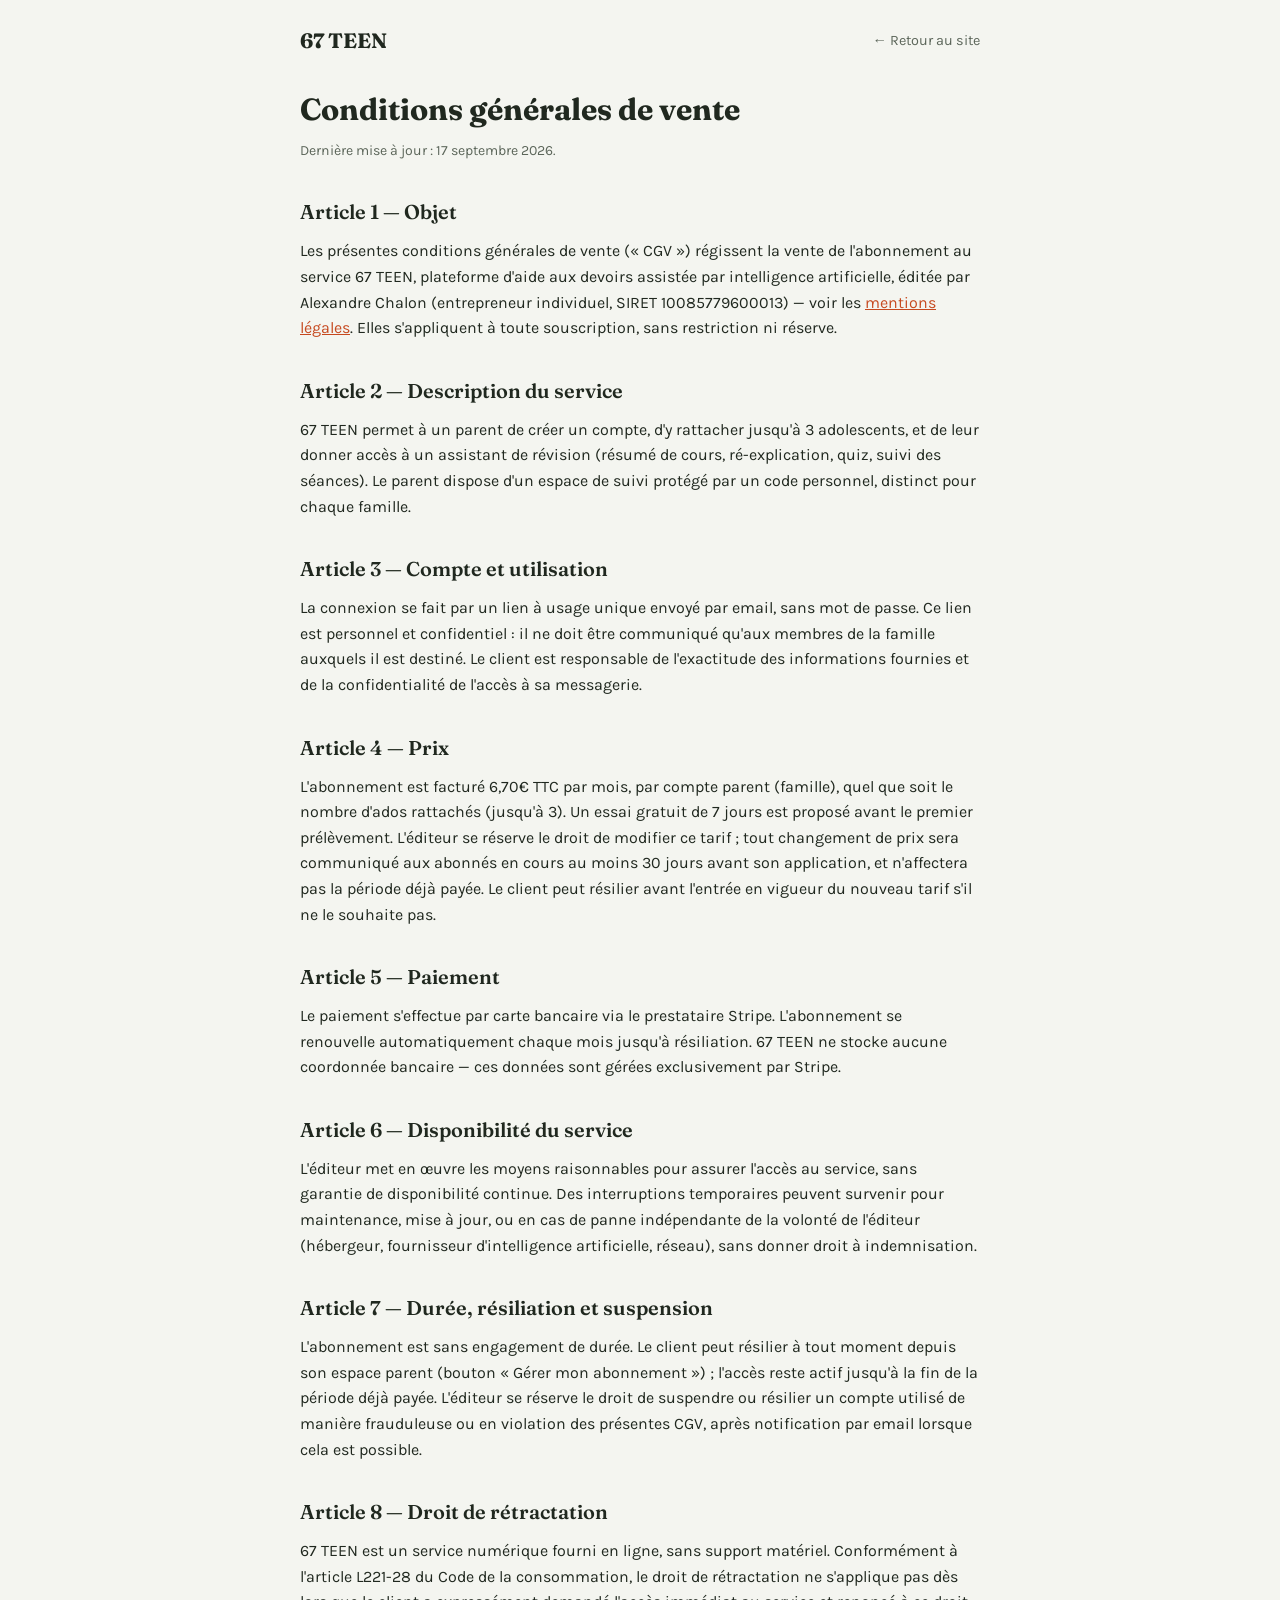
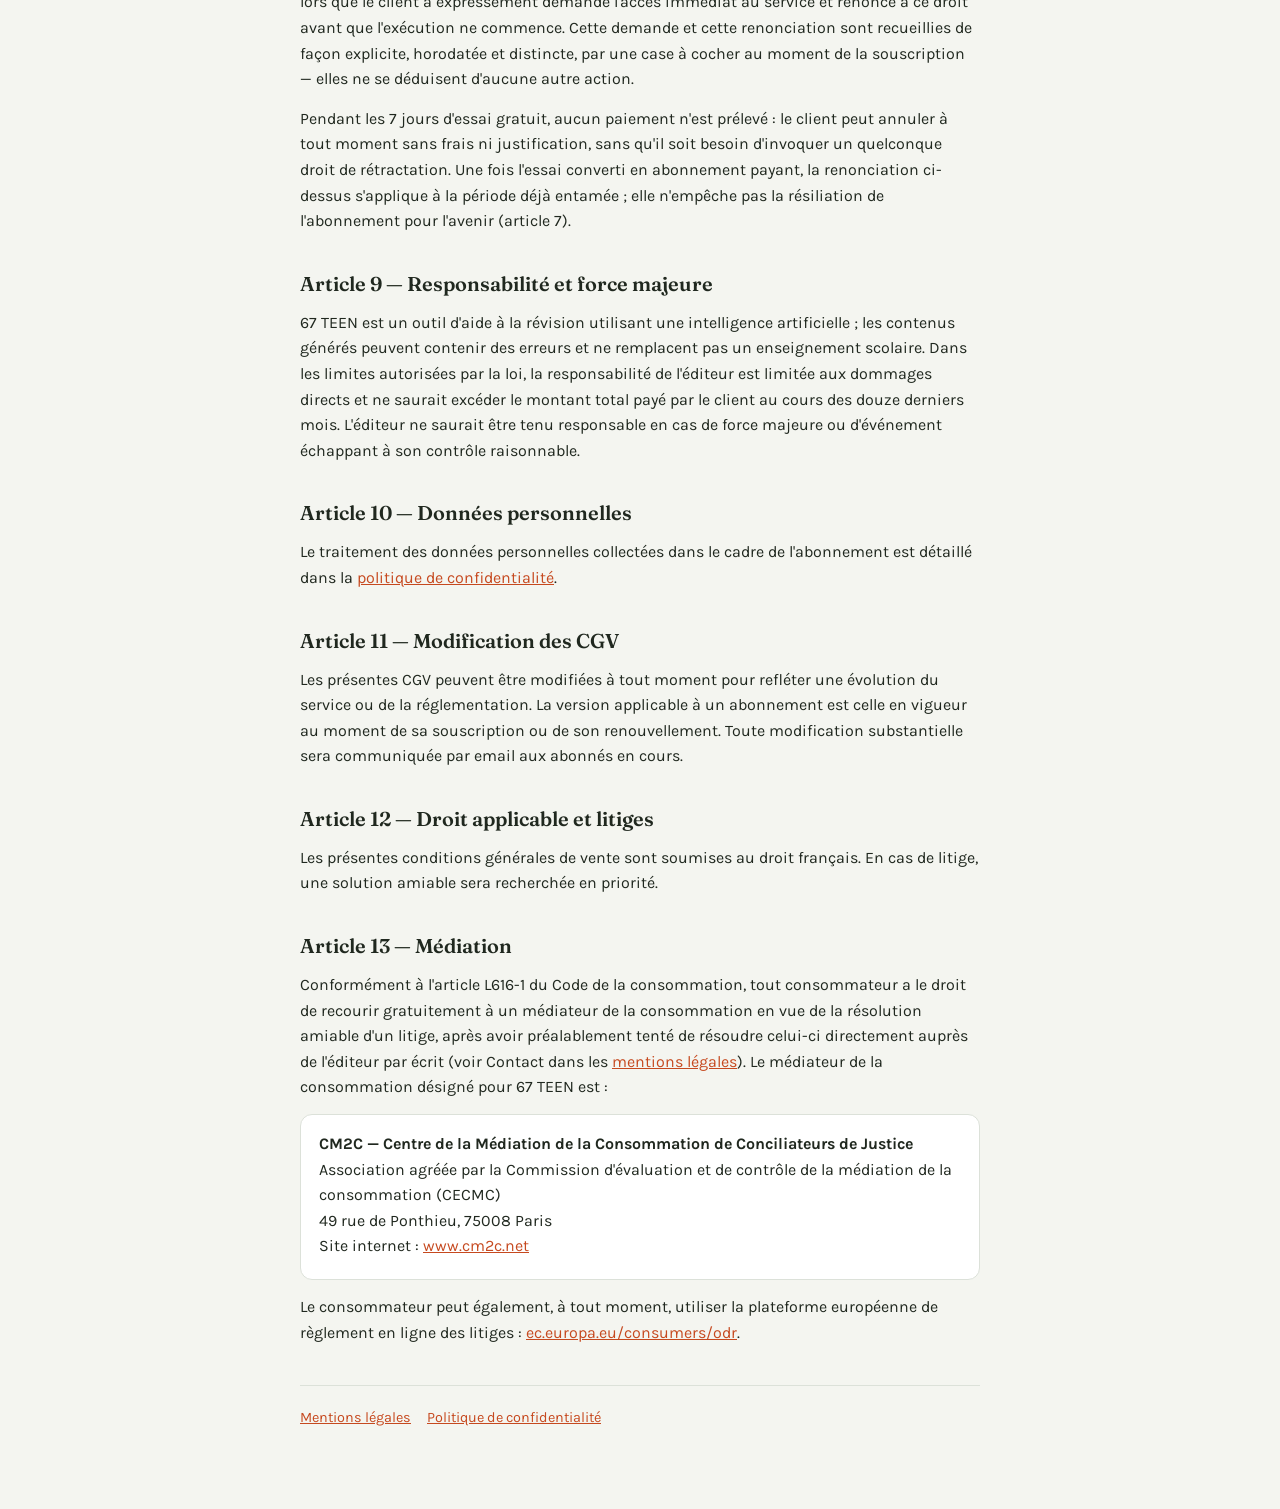
<file: cgv.html>
<!doctype html>
<html lang="fr">
<head>
<meta charset="utf-8">
<meta name="viewport" content="width=device-width, initial-scale=1">
<title>Conditions générales de vente — 67 TEEN</title>
<link rel="icon" href="favicon.png">
<link rel="stylesheet" href="legal.css">
</head>
<body>
<div class="legal-wrap">
  <div class="legal-top">
    <a class="legal-brand" href="/">67 TEEN</a>
    <a class="legal-back" href="/">&larr; Retour au site</a>
  </div>

  <h1>Conditions générales de vente</h1>
  <p class="legal-updated">Dernière mise à jour : 17 septembre 2026.</p>

  <h2>Article 1 — Objet</h2>
  <p>Les présentes conditions générales de vente (« CGV ») régissent la vente de l'abonnement au service 67 TEEN, plateforme d'aide aux devoirs assistée par intelligence artificielle, éditée par Alexandre Chalon (entrepreneur individuel, SIRET 10085779600013) — voir les <a href="mentions-legales.html">mentions légales</a>. Elles s'appliquent à toute souscription, sans restriction ni réserve.</p>

  <h2>Article 2 — Description du service</h2>
  <p>67 TEEN permet à un parent de créer un compte, d'y rattacher jusqu'à 3 adolescents, et de leur donner accès à un assistant de révision (résumé de cours, ré-explication, quiz, suivi des séances). Le parent dispose d'un espace de suivi protégé par un code personnel, distinct pour chaque famille.</p>

  <h2>Article 3 — Compte et utilisation</h2>
  <p>La connexion se fait par un lien à usage unique envoyé par email, sans mot de passe. Ce lien est personnel et confidentiel : il ne doit être communiqué qu'aux membres de la famille auxquels il est destiné. Le client est responsable de l'exactitude des informations fournies et de la confidentialité de l'accès à sa messagerie.</p>

  <h2>Article 4 — Prix</h2>
  <p>L'abonnement est facturé 6,70€ TTC par mois, par compte parent (famille), quel que soit le nombre d'ados rattachés (jusqu'à 3). Un essai gratuit de 7 jours est proposé avant le premier prélèvement. L'éditeur se réserve le droit de modifier ce tarif ; tout changement de prix sera communiqué aux abonnés en cours au moins 30 jours avant son application, et n'affectera pas la période déjà payée. Le client peut résilier avant l'entrée en vigueur du nouveau tarif s'il ne le souhaite pas.</p>

  <h2>Article 5 — Paiement</h2>
  <p>Le paiement s'effectue par carte bancaire via le prestataire Stripe. L'abonnement se renouvelle automatiquement chaque mois jusqu'à résiliation. 67 TEEN ne stocke aucune coordonnée bancaire — ces données sont gérées exclusivement par Stripe.</p>

  <h2>Article 6 — Disponibilité du service</h2>
  <p>L'éditeur met en œuvre les moyens raisonnables pour assurer l'accès au service, sans garantie de disponibilité continue. Des interruptions temporaires peuvent survenir pour maintenance, mise à jour, ou en cas de panne indépendante de la volonté de l'éditeur (hébergeur, fournisseur d'intelligence artificielle, réseau), sans donner droit à indemnisation.</p>

  <h2>Article 7 — Durée, résiliation et suspension</h2>
  <p>L'abonnement est sans engagement de durée. Le client peut résilier à tout moment depuis son espace parent (bouton « Gérer mon abonnement ») ; l'accès reste actif jusqu'à la fin de la période déjà payée. L'éditeur se réserve le droit de suspendre ou résilier un compte utilisé de manière frauduleuse ou en violation des présentes CGV, après notification par email lorsque cela est possible.</p>

  <h2>Article 8 — Droit de rétractation</h2>
  <p>67 TEEN est un service numérique fourni en ligne, sans support matériel. Conformément à l'article L221-28 du Code de la consommation, le droit de rétractation ne s'applique pas dès lors que le client a expressément demandé l'accès immédiat au service et renoncé à ce droit avant que l'exécution ne commence. Cette demande et cette renonciation sont recueillies de façon explicite, horodatée et distincte, par une case à cocher au moment de la souscription — elles ne se déduisent d'aucune autre action.</p>
  <p>Pendant les 7 jours d'essai gratuit, aucun paiement n'est prélevé : le client peut annuler à tout moment sans frais ni justification, sans qu'il soit besoin d'invoquer un quelconque droit de rétractation. Une fois l'essai converti en abonnement payant, la renonciation ci-dessus s'applique à la période déjà entamée ; elle n'empêche pas la résiliation de l'abonnement pour l'avenir (article 7).</p>

  <h2>Article 9 — Responsabilité et force majeure</h2>
  <p>67 TEEN est un outil d'aide à la révision utilisant une intelligence artificielle ; les contenus générés peuvent contenir des erreurs et ne remplacent pas un enseignement scolaire. Dans les limites autorisées par la loi, la responsabilité de l'éditeur est limitée aux dommages directs et ne saurait excéder le montant total payé par le client au cours des douze derniers mois. L'éditeur ne saurait être tenu responsable en cas de force majeure ou d'événement échappant à son contrôle raisonnable.</p>

  <h2>Article 10 — Données personnelles</h2>
  <p>Le traitement des données personnelles collectées dans le cadre de l'abonnement est détaillé dans la <a href="confidentialite.html">politique de confidentialité</a>.</p>

  <h2>Article 11 — Modification des CGV</h2>
  <p>Les présentes CGV peuvent être modifiées à tout moment pour refléter une évolution du service ou de la réglementation. La version applicable à un abonnement est celle en vigueur au moment de sa souscription ou de son renouvellement. Toute modification substantielle sera communiquée par email aux abonnés en cours.</p>

  <h2>Article 12 — Droit applicable et litiges</h2>
  <p>Les présentes conditions générales de vente sont soumises au droit français. En cas de litige, une solution amiable sera recherchée en priorité.</p>

  <h2>Article 13 — Médiation</h2>
  <p>Conformément à l'article L616-1 du Code de la consommation, tout consommateur a le droit de recourir gratuitement à un médiateur de la consommation en vue de la résolution amiable d'un litige, après avoir préalablement tenté de résoudre celui-ci directement auprès de l'éditeur par écrit (voir Contact dans les <a href="mentions-legales.html">mentions légales</a>). Le médiateur de la consommation désigné pour 67 TEEN est :</p>
  <div class="legal-address">
    <p style="margin-bottom:4px;"><strong>CM2C — Centre de la Médiation de la Consommation de Conciliateurs de Justice</strong><br>
    Association agréée par la Commission d'évaluation et de contrôle de la médiation de la consommation (CECMC)<br>
    49 rue de Ponthieu, 75008 Paris<br>
    Site internet : <a href="https://www.cm2c.net" target="_blank" rel="noopener">www.cm2c.net</a></p>
  </div>
  <p>Le consommateur peut également, à tout moment, utiliser la plateforme européenne de règlement en ligne des litiges : <a href="https://ec.europa.eu/consumers/odr" target="_blank" rel="noopener">ec.europa.eu/consumers/odr</a>.</p>

  <div class="legal-nav">
    <a href="mentions-legales.html">Mentions légales</a>
    <a href="confidentialite.html">Politique de confidentialité</a>
  </div>
</div>
</body>
</html>
</file>
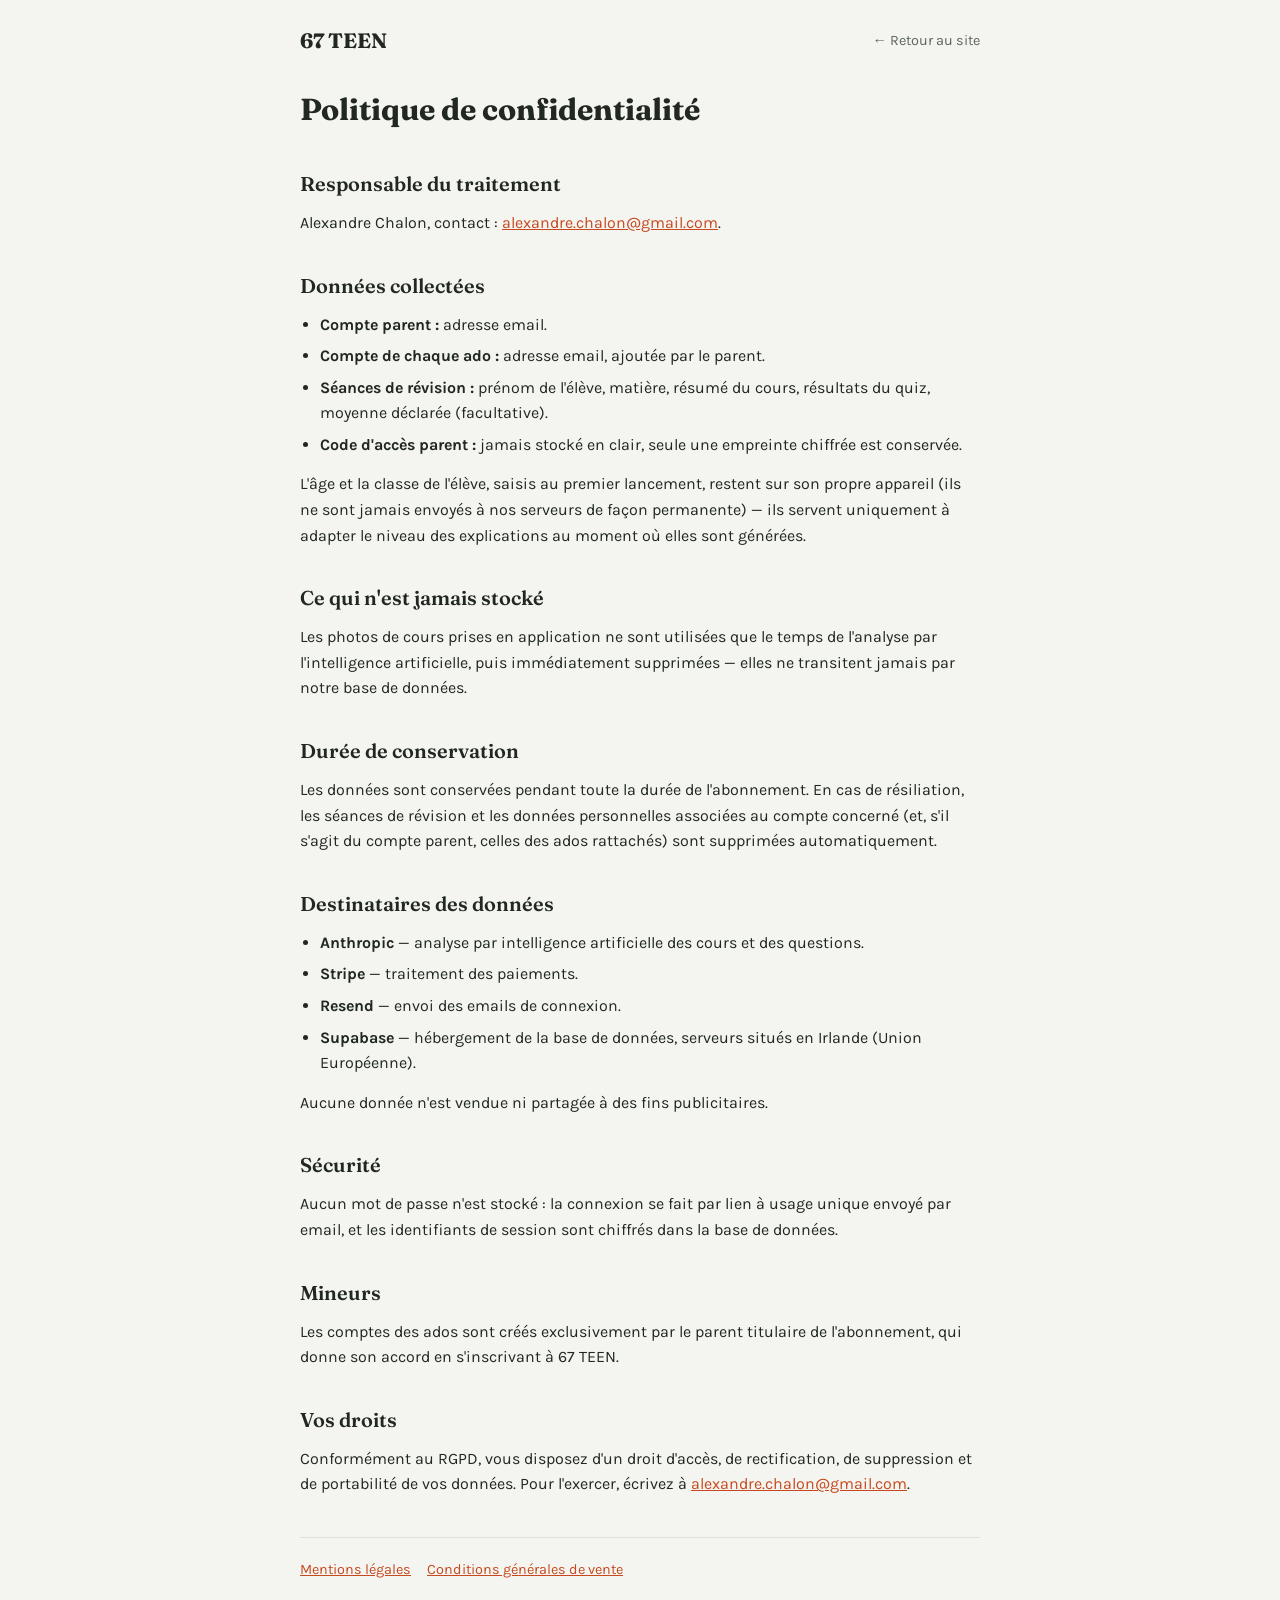
<file: confidentialite.html>
<!doctype html>
<html lang="fr">
<head>
<meta charset="utf-8">
<meta name="viewport" content="width=device-width, initial-scale=1">
<title>Politique de confidentialité — 67 TEEN</title>
<link rel="icon" href="favicon.png">
<link rel="stylesheet" href="legal.css">
</head>
<body>
<div class="legal-wrap">
  <div class="legal-top">
    <a class="legal-brand" href="/">67 TEEN</a>
    <a class="legal-back" href="/">&larr; Retour au site</a>
  </div>

  <h1>Politique de confidentialité</h1>

  <h2>Responsable du traitement</h2>
  <p>Alexandre Chalon, contact : <a href="mailto:alexandre.chalon@gmail.com">alexandre.chalon@gmail.com</a>.</p>

  <h2>Données collectées</h2>
  <ul>
    <li><strong>Compte parent :</strong> adresse email.</li>
    <li><strong>Compte de chaque ado :</strong> adresse email, ajoutée par le parent.</li>
    <li><strong>Séances de révision :</strong> prénom de l'élève, matière, résumé du cours, résultats du quiz, moyenne déclarée (facultative).</li>
    <li><strong>Code d'accès parent :</strong> jamais stocké en clair, seule une empreinte chiffrée est conservée.</li>
  </ul>
  <p>L'âge et la classe de l'élève, saisis au premier lancement, restent sur son propre appareil (ils ne sont jamais envoyés à nos serveurs de façon permanente) — ils servent uniquement à adapter le niveau des explications au moment où elles sont générées.</p>

  <h2>Ce qui n'est jamais stocké</h2>
  <p>Les photos de cours prises en application ne sont utilisées que le temps de l'analyse par l'intelligence artificielle, puis immédiatement supprimées — elles ne transitent jamais par notre base de données.</p>

  <h2>Durée de conservation</h2>
  <p>Les données sont conservées pendant toute la durée de l'abonnement. En cas de résiliation, les séances de révision et les données personnelles associées au compte concerné (et, s'il s'agit du compte parent, celles des ados rattachés) sont supprimées automatiquement.</p>

  <h2>Destinataires des données</h2>
  <ul>
    <li><strong>Anthropic</strong> — analyse par intelligence artificielle des cours et des questions.</li>
    <li><strong>Stripe</strong> — traitement des paiements.</li>
    <li><strong>Resend</strong> — envoi des emails de connexion.</li>
    <li><strong>Supabase</strong> — hébergement de la base de données, serveurs situés en Irlande (Union Européenne).</li>
  </ul>
  <p>Aucune donnée n'est vendue ni partagée à des fins publicitaires.</p>

  <h2>Sécurité</h2>
  <p>Aucun mot de passe n'est stocké : la connexion se fait par lien à usage unique envoyé par email, et les identifiants de session sont chiffrés dans la base de données.</p>

  <h2>Mineurs</h2>
  <p>Les comptes des ados sont créés exclusivement par le parent titulaire de l'abonnement, qui donne son accord en s'inscrivant à 67 TEEN.</p>

  <h2>Vos droits</h2>
  <p>Conformément au RGPD, vous disposez d'un droit d'accès, de rectification, de suppression et de portabilité de vos données. Pour l'exercer, écrivez à <a href="mailto:alexandre.chalon@gmail.com">alexandre.chalon@gmail.com</a>.</p>

  <div class="legal-nav">
    <a href="mentions-legales.html">Mentions légales</a>
    <a href="cgv.html">Conditions générales de vente</a>
  </div>
</div>
</body>
</html>
</file>
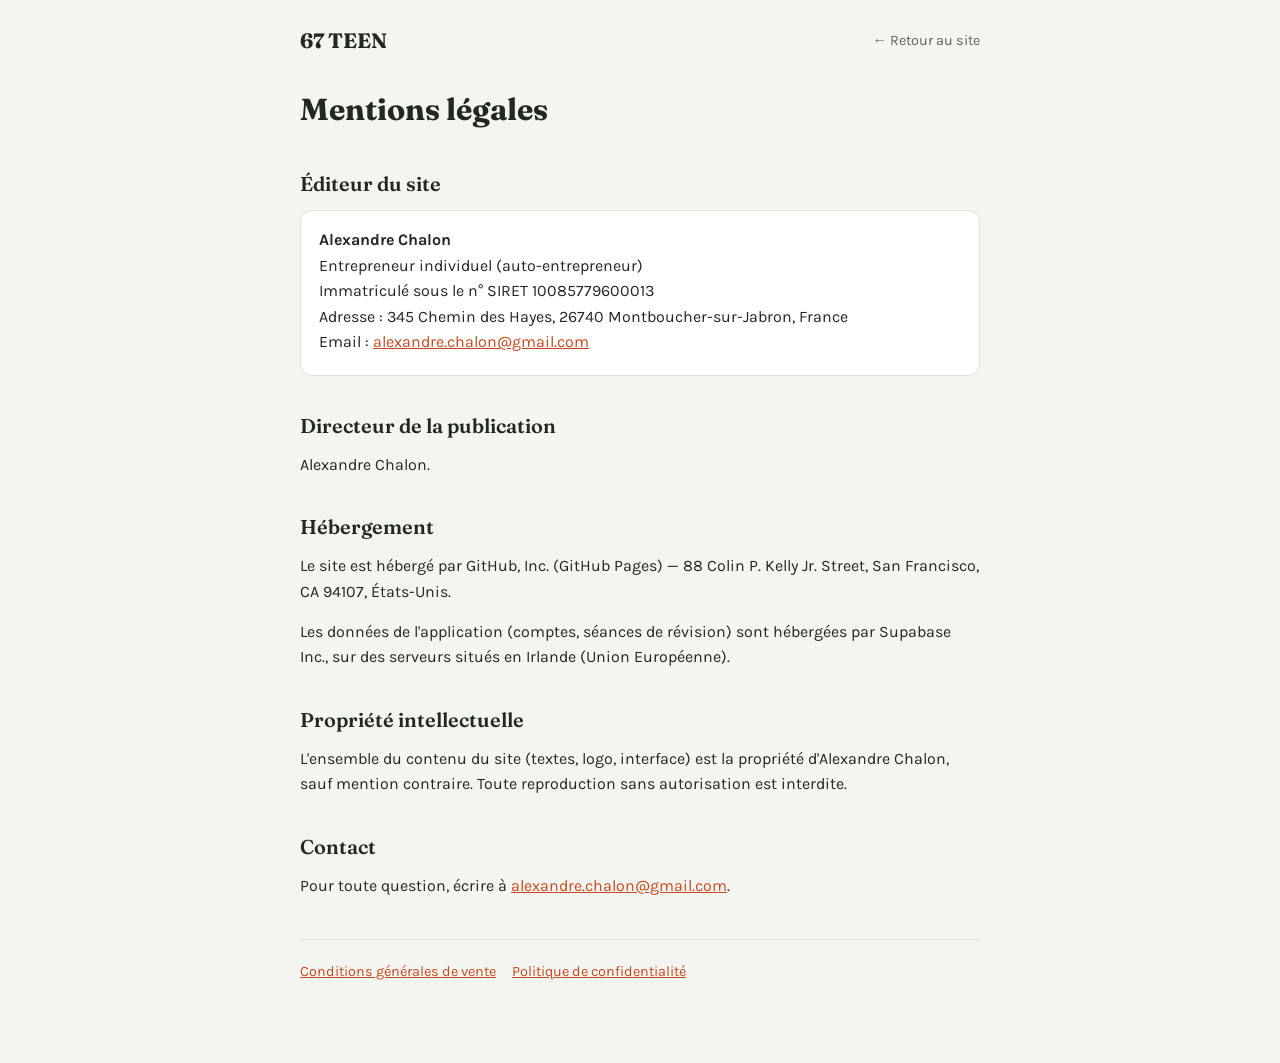
<file: mentions-legales.html>
<!doctype html>
<html lang="fr">
<head>
<meta charset="utf-8">
<meta name="viewport" content="width=device-width, initial-scale=1">
<title>Mentions légales — 67 TEEN</title>
<link rel="icon" href="favicon.png">
<link rel="stylesheet" href="legal.css">
</head>
<body>
<div class="legal-wrap">
  <div class="legal-top">
    <a class="legal-brand" href="/">67 TEEN</a>
    <a class="legal-back" href="/">&larr; Retour au site</a>
  </div>

  <h1>Mentions légales</h1>

  <h2>Éditeur du site</h2>
  <div class="legal-address">
    <p style="margin-bottom:4px;"><strong>Alexandre Chalon</strong><br>
    Entrepreneur individuel (auto-entrepreneur)<br>
    Immatriculé sous le n° SIRET 10085779600013<br>
    Adresse : 345 Chemin des Hayes, 26740 Montboucher-sur-Jabron, France<br>
    Email : <a href="mailto:alexandre.chalon@gmail.com">alexandre.chalon@gmail.com</a></p>
  </div>

  <h2>Directeur de la publication</h2>
  <p>Alexandre Chalon.</p>

  <h2>Hébergement</h2>
  <p>Le site est hébergé par GitHub, Inc. (GitHub Pages) — 88 Colin P. Kelly Jr. Street, San Francisco, CA 94107, États-Unis.</p>
  <p>Les données de l'application (comptes, séances de révision) sont hébergées par Supabase Inc., sur des serveurs situés en Irlande (Union Européenne).</p>

  <h2>Propriété intellectuelle</h2>
  <p>L'ensemble du contenu du site (textes, logo, interface) est la propriété d'Alexandre Chalon, sauf mention contraire. Toute reproduction sans autorisation est interdite.</p>

  <h2>Contact</h2>
  <p>Pour toute question, écrire à <a href="mailto:alexandre.chalon@gmail.com">alexandre.chalon@gmail.com</a>.</p>

  <div class="legal-nav">
    <a href="cgv.html">Conditions générales de vente</a>
    <a href="confidentialite.html">Politique de confidentialité</a>
  </div>
</div>
</body>
</html>
</file>
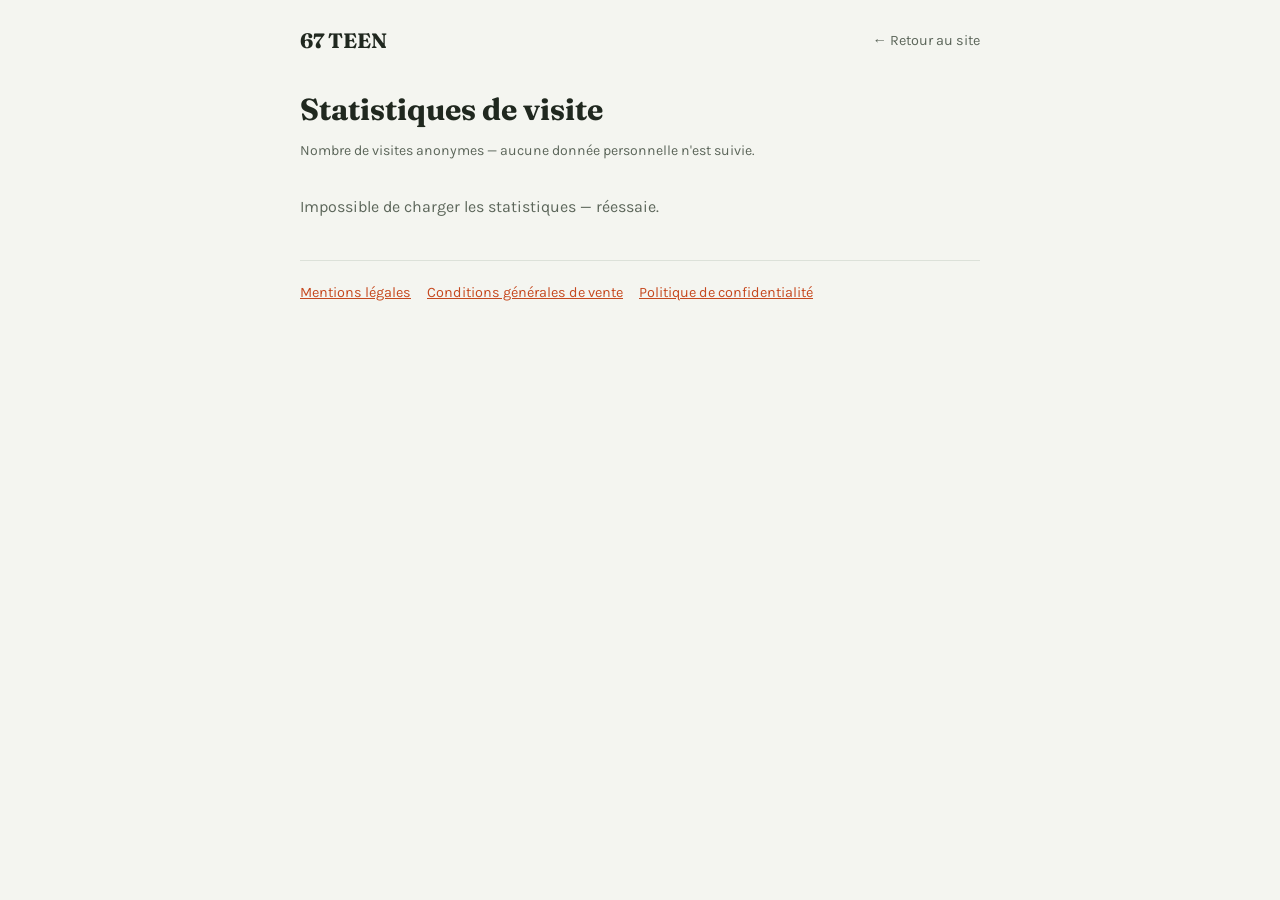
<file: stats.html>
<!doctype html>
<html lang="fr">
<head>
<meta charset="utf-8">
<meta name="viewport" content="width=device-width, initial-scale=1">
<title>Statistiques — 67 TEEN</title>
<link rel="icon" href="favicon.png">
<link rel="stylesheet" href="legal.css">
<style>
  .stat-grid{display:flex; gap:16px; flex-wrap:wrap; margin:24px 0 40px;}
  .stat-card{flex:1 1 200px; background:var(--paper-raised); border:1px solid var(--line); border-radius:14px; padding:20px 22px;}
  .stat-card .num{font-family:var(--font-display); font-weight:700; font-size:2.4rem; color:var(--accent-strong); line-height:1;}
  .stat-card .lbl{color:var(--muted); font-size:.85rem; margin-top:6px;}
  table{width:100%; border-collapse:collapse; margin:0 0 32px; font-size:.92rem;}
  th{text-align:left; color:var(--muted); font-weight:600; font-size:.8rem; text-transform:uppercase; letter-spacing:.04em; padding:8px 10px; border-bottom:1px solid var(--line);}
  td{padding:8px 10px; border-bottom:1px solid var(--line);}
  tr:last-child td{border-bottom:none;}
  .empty{color:var(--muted); font-style:italic;}
  #loading{color:var(--muted);}
</style>
</head>
<body>
<div class="legal-wrap">
  <div class="legal-top">
    <a class="legal-brand" href="/">67 TEEN</a>
    <a class="legal-back" href="/">&larr; Retour au site</a>
  </div>

  <h1>Statistiques de visite</h1>
  <p class="legal-updated">Nombre de visites anonymes — aucune donnée personnelle n'est suivie.</p>

  <div id="loading">Chargement...</div>
  <div id="content" hidden>
    <div class="stat-grid">
      <div class="stat-card"><div class="num" id="stat-total">–</div><div class="lbl">Visites au total</div></div>
      <div class="stat-card"><div class="num" id="stat-7d">–</div><div class="lbl">Sur les 7 derniers jours</div></div>
    </div>

    <h2>Parcours d'inscription</h2>
    <p class="legal-updated">Comptage démarré le jour de la mise en ligne de ce tableau. Chaque étape est comptée une fois par visite.</p>
    <table id="table-funnel"><thead><tr><th>Étape</th><th>Depuis le début</th><th>7 derniers jours</th></tr></thead><tbody></tbody></table>

    <h2>Par jour (14 derniers jours)</h2>
    <table id="table-days"><thead><tr><th>Jour</th><th>Visites</th></tr></thead><tbody></tbody></table>

    <h2>Par page (14 derniers jours)</h2>
    <table id="table-paths"><thead><tr><th>Page</th><th>Visites</th></tr></thead><tbody></tbody></table>
  </div>

  <div class="legal-nav">
    <a href="mentions-legales.html">Mentions légales</a>
    <a href="cgv.html">Conditions générales de vente</a>
    <a href="confidentialite.html">Politique de confidentialité</a>
  </div>
</div>

<script>
(function(){
  const FN_URL = 'https://ukwtqmicldxkifjicmbi.supabase.co/functions/v1/teen-stats';
  const ANON_KEY = 'eyJhbGciOiJIUzI1NiIsInR5cCI6IkpXVCJ9.eyJpc3MiOiJzdXBhYmFzZSIsInJlZiI6InVrd3RxbWljbGR4a2lmamljbWJpIiwicm9sZSI6ImFub24iLCJpYXQiOjE3NzgxNTc1NTgsImV4cCI6MjA5MzczMzU1OH0.j9DVTK1xSQ6xecsMfqTEBNsBP5zKDVKBmjXJSk74crQ';

  function esc(s){ const d=document.createElement('div'); d.textContent=String(s); return d.innerHTML; }

  fetch(FN_URL, {
    method: 'POST',
    headers: { 'Content-Type': 'application/json', 'Authorization': 'Bearer ' + ANON_KEY, 'apikey': ANON_KEY },
    body: JSON.stringify({ action: 'summary' })
  })
  .then(r => r.json())
  .then(data => {
    document.getElementById('loading').hidden = true;
    document.getElementById('content').hidden = false;
    document.getElementById('stat-total').textContent = data.total ?? 0;
    document.getElementById('stat-7d').textContent = data.last7 ?? 0;

    const steps = [
      ['formulaire_vu', "A vu le formulaire d'inscription"],
      ['cta_essayer', 'A cliqué sur « Essayer »'],
      ['inscription_clic', 'A cliqué sur « Essayer gratuitement — 7 jours »'],
      ['checkout_ouvert', 'Est arrivé sur la page de paiement Stripe'],
      ['checkout_annule', 'Est revenu de Stripe sans payer'],
      ['checkout_reussi', 'A terminé le paiement'],
      ['deja_un_compte', "A cliqué sur « J'ai déjà un compte »"]
    ];
    const ev = data.events || {};
    document.querySelector('#table-funnel tbody').innerHTML = steps.map(([k, label]) => {
      const e = ev['evt:' + k] || { total: 0, last7: 0 };
      return '<tr><td>' + esc(label) + '</td><td>' + esc(e.total) + '</td><td>' + esc(e.last7) + '</td></tr>';
    }).join('');

    const days = Object.keys(data.byDay || {}).sort().reverse();
    const daysBody = document.querySelector('#table-days tbody');
    daysBody.innerHTML = days.length
      ? days.map(d => '<tr><td>' + esc(d) + '</td><td>' + esc(data.byDay[d]) + '</td></tr>').join('')
      : '<tr><td colspan="2" class="empty">Aucune visite pour l\'instant.</td></tr>';

    const paths = Object.keys(data.byPath || {}).sort((a,b) => data.byPath[b] - data.byPath[a]);
    const pathsBody = document.querySelector('#table-paths tbody');
    pathsBody.innerHTML = paths.length
      ? paths.map(p => '<tr><td>' + esc(p) + '</td><td>' + esc(data.byPath[p]) + '</td></tr>').join('')
      : '<tr><td colspan="2" class="empty">Aucune visite pour l\'instant.</td></tr>';
  })
  .catch(() => {
    document.getElementById('loading').textContent = "Impossible de charger les statistiques — réessaie.";
  });
})();
</script>
</body>
</html>
</file>
<file: legal.css>
@import url('https://fonts.googleapis.com/css2?family=Fraunces:ital,opsz,wght@0,9..144,400;0,9..144,600;0,9..144,700;1,9..144,600&family=Karla:wght@400;500;600;700&display=swap');

:root{
  --paper:#F4F5F0;
  --paper-raised:#FFFFFF;
  --line:#DCE1D9;
  --ink:#20281F;
  --muted:#5C665A;
  --accent:#E15A2E;
  --accent-strong:#C6491F;
  --font-display:'Fraunces', Georgia, 'Times New Roman', serif;
  --font-body:'Karla', -apple-system, BlinkMacSystemFont, 'Segoe UI', sans-serif;
}
@media (prefers-color-scheme: dark){
  :root:not([data-theme="light"]){
    --paper:#1B211A; --paper-raised:#232B21; --line:#38412F;
    --ink:#ECEFE7; --muted:#A4AE9C; --accent:#FF7A4D; --accent-strong:#FF9569;
  }
}
:root[data-theme="dark"]{
  --paper:#1B211A; --paper-raised:#232B21; --line:#38412F;
  --ink:#ECEFE7; --muted:#A4AE9C; --accent:#FF7A4D; --accent-strong:#FF9569;
}
*{box-sizing:border-box;}
html,body{margin:0; background:var(--paper); color:var(--ink);}
body{font-family:var(--font-body); line-height:1.6; padding:0 20px 80px;}
.legal-wrap{max-width:680px; margin:0 auto;}
.legal-top{display:flex; align-items:center; justify-content:space-between; padding:24px 0 8px; gap:12px;}
.legal-brand{font-family:var(--font-display); font-weight:700; font-size:1.3rem; color:var(--ink); text-decoration:none;}
.legal-back{font-family:var(--font-body); font-size:.9rem; color:var(--muted); text-decoration:none; white-space:nowrap;}
.legal-back:hover{color:var(--accent);}
h1{font-family:var(--font-display); font-weight:700; font-size:1.9rem; text-wrap:balance; margin:20px 0 6px;}
.legal-updated{color:var(--muted); font-size:.88rem; margin:0 0 32px;}
h2{font-family:var(--font-display); font-weight:600; font-size:1.25rem; margin:34px 0 10px;}
p{margin:0 0 14px; text-wrap:pretty;}
ul{margin:0 0 14px; padding-left:20px;}
li{margin-bottom:6px;}
a{color:var(--accent-strong);}
strong{font-weight:700;}
.legal-address{background:var(--paper-raised); border:1px solid var(--line); border-radius:12px; padding:16px 18px; margin:0 0 14px;}
.legal-note{background:var(--paper-raised); border:1px solid var(--line); border-radius:12px; padding:14px 18px; font-size:.92rem; color:var(--muted);}
.legal-nav{display:flex; gap:16px; flex-wrap:wrap; margin:40px 0 0; padding-top:20px; border-top:1px solid var(--line);}
.legal-nav a{font-size:.9rem;}
</file>
